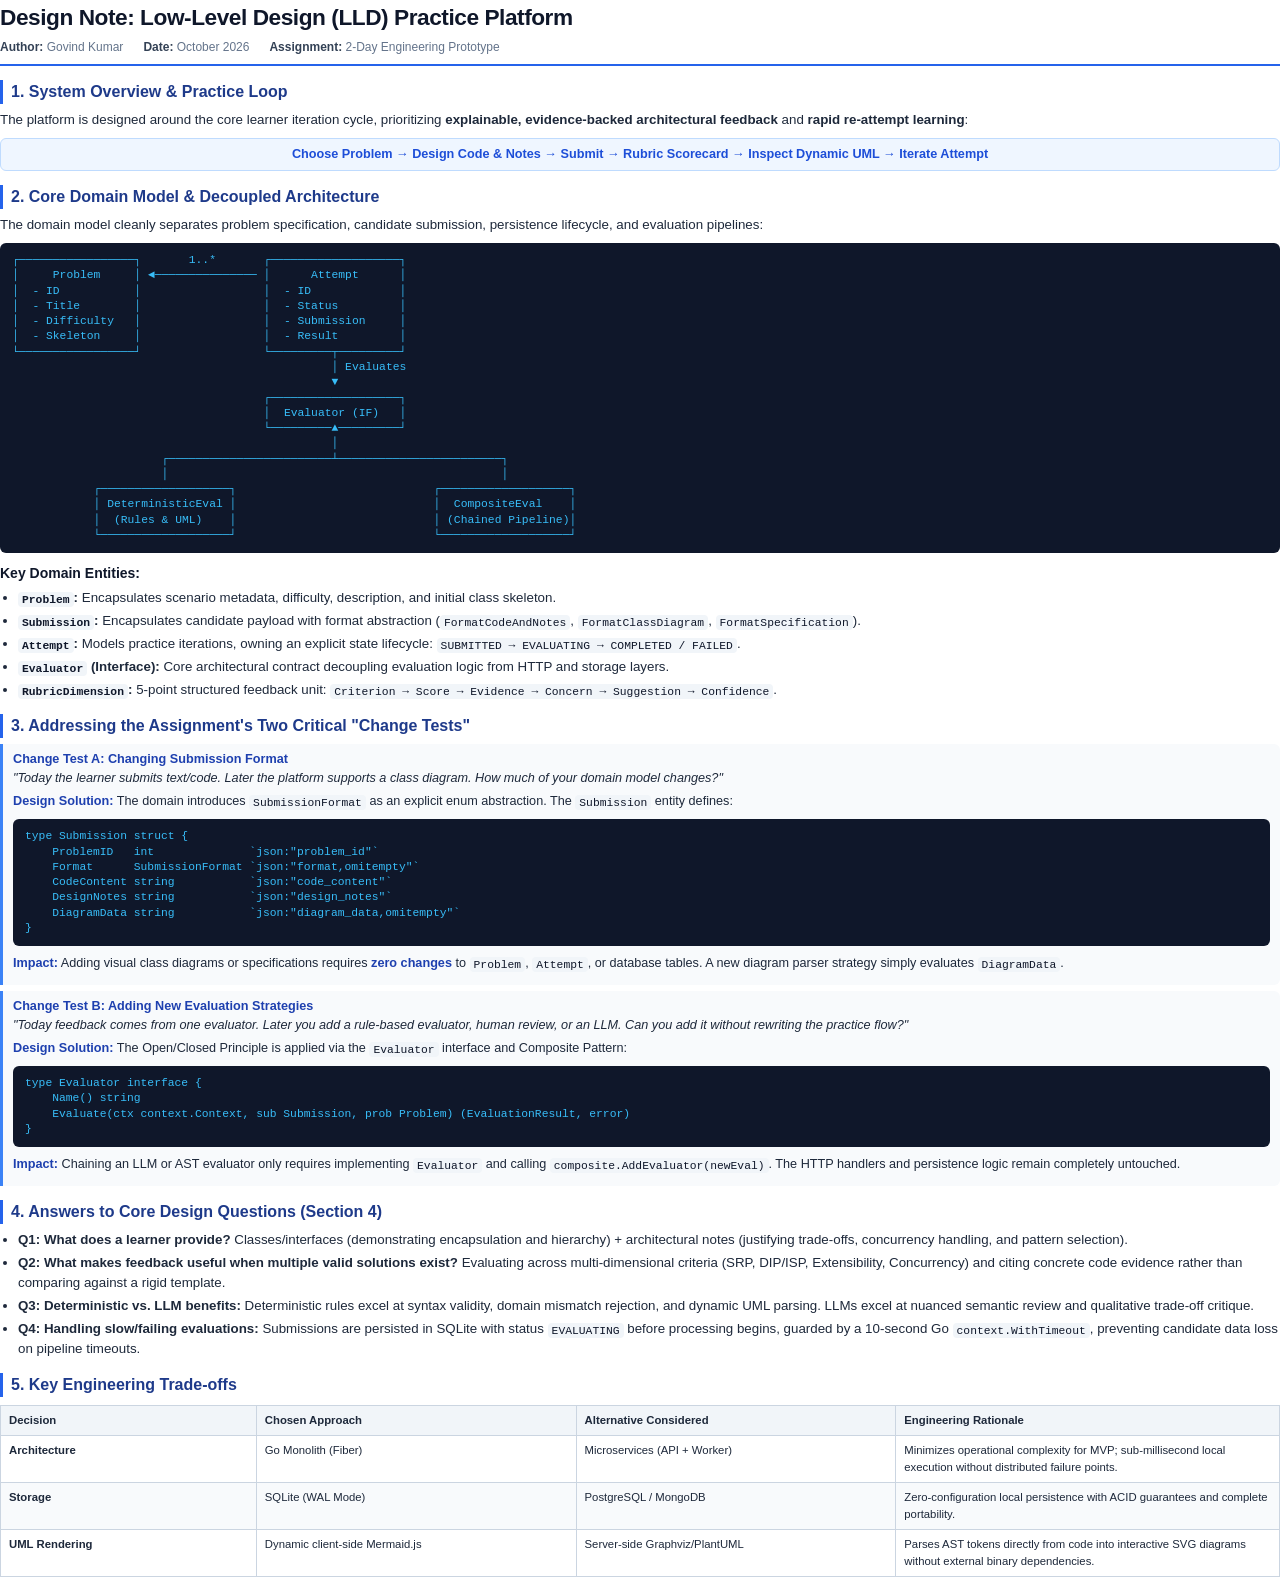
<file: docs/design_note.html>
<!DOCTYPE html>
<html lang="en">
<head>
<meta charset="UTF-8">
<title>Design Note: Low-Level Design Practice Platform</title>
<style>
  @page {
    size: A4;
    margin: 16mm 18mm;
  }
  body {
    font-family: -apple-system, BlinkMacSystemFont, "Segoe UI", Roboto, Helvetica, Arial, sans-serif;
    color: #1e293b;
    line-height: 1.5;
    font-size: 10pt;
    margin: 0;
    padding: 0;
  }
  .header {
    border-bottom: 2.5px solid #2563eb;
    padding-bottom: 8px;
    margin-bottom: 14px;
  }
  h1 {
    font-size: 17pt;
    color: #0f172a;
    margin: 0 0 4px 0;
    letter-spacing: -0.02em;
    font-weight: 800;
  }
  .meta {
    font-size: 9pt;
    color: #64748b;
    display: flex;
    gap: 20px;
  }
  .meta strong { color: #334155; }
  h2 {
    font-size: 12pt;
    color: #1e3a8a;
    border-left: 3.5px solid #2563eb;
    padding-left: 8px;
    margin: 14px 0 6px 0;
    font-weight: 700;
  }
  h3 {
    font-size: 10.5pt;
    color: #0f172a;
    margin: 10px 0 4px 0;
    font-weight: 700;
  }
  p {
    margin: 0 0 6px 0;
  }
  ul {
    margin: 0 0 8px 0;
    padding-left: 18px;
  }
  li {
    margin-bottom: 3px;
  }
  pre, code {
    font-family: ui-monospace, SFMono-Regular, Menlo, Monaco, Consolas, monospace;
    font-size: 8.5pt;
  }
  pre {
    background-color: #0f172a;
    color: #38bdf8;
    padding: 10px 12px;
    border-radius: 6px;
    overflow-x: auto;
    margin: 8px 0;
    line-height: 1.35;
  }
  code {
    background-color: #f1f5f9;
    color: #0f172a;
    padding: 1.5px 4px;
    border-radius: 4px;
  }
  table {
    width: 100%;
    border-collapse: collapse;
    margin: 8px 0 12px 0;
    font-size: 8.5pt;
  }
  th, td {
    border: 1px solid #cbd5e1;
    padding: 6px 8px;
    text-align: left;
    vertical-align: top;
  }
  th {
    background-color: #f1f5f9;
    font-weight: 700;
    color: #1e293b;
  }
  tr:nth-child(even) td {
    background-color: #f8fafc;
  }
  .flow-box {
    background-color: #eff6ff;
    border: 1px solid #bfdbfe;
    border-radius: 6px;
    padding: 6px 12px;
    margin: 8px 0;
    font-weight: 600;
    color: #1d4ed8;
    text-align: center;
    font-size: 9.5pt;
  }
  .highlight-card {
    background-color: #f8fafc;
    border-left: 3px solid #3b82f6;
    padding: 6px 10px;
    margin: 6px 0;
    border-radius: 0 6px 6px 0;
    font-size: 9.5pt;
  }
  .highlight-card strong { color: #1e40af; }
  .badge {
    display: inline-block;
    padding: 2px 7px;
    font-size: 8pt;
    font-weight: 700;
    border-radius: 4px;
    background: #dbeafe;
    color: #1e40af;
  }
  .page-break { page-break-before: always; }
</style>
</head>
<body>

<div class="header">
  <h1>Design Note: Low-Level Design (LLD) Practice Platform</h1>
  <div class="meta">
    <span><strong>Author:</strong> Govind Kumar</span>
    <span><strong>Date:</strong> October 2026</span>
    <span><strong>Assignment:</strong> 2-Day Engineering Prototype</span>
  </div>
</div>

<h2>1. System Overview & Practice Loop</h2>
<p>
  The platform is designed around the core learner iteration cycle, prioritizing <strong>explainable, evidence-backed architectural feedback</strong> and <strong>rapid re-attempt learning</strong>:
</p>
<div class="flow-box">
  Choose Problem &rarr; Design Code &amp; Notes &rarr; Submit &rarr; Rubric Scorecard &rarr; Inspect Dynamic UML &rarr; Iterate Attempt
</div>

<h2>2. Core Domain Model & Decoupled Architecture</h2>
<p>The domain model cleanly separates problem specification, candidate submission, persistence lifecycle, and evaluation pipelines:</p>

<pre>
┌─────────────────┐       1..*       ┌───────────────────┐
│     Problem     │ ◄─────────────── │      Attempt      │
│  - ID           │                  │  - ID             │
│  - Title        │                  │  - Status         │
│  - Difficulty   │                  │  - Submission     │
│  - Skeleton     │                  │  - Result         │
└─────────────────┘                  └─────────┬─────────┘
                                               │ Evaluates
                                               ▼
                                     ┌───────────────────┐
                                     │  Evaluator (IF)   │
                                     └─────────▲─────────┘
                                               │
                      ┌────────────────────────┴────────────────────────┐
                      │                                                 │
            ┌───────────────────┐                             ┌───────────────────┐
            │ DeterministicEval │                             │  CompositeEval    │
            │  (Rules & UML)    │                             │ (Chained Pipeline)│
            └───────────────────┘                             └───────────────────┘
</pre>

<h3>Key Domain Entities:</h3>
<ul>
  <li><strong><code>Problem</code>:</strong> Encapsulates scenario metadata, difficulty, description, and initial class skeleton.</li>
  <li><strong><code>Submission</code>:</strong> Encapsulates candidate payload with format abstraction (<code>FormatCodeAndNotes</code>, <code>FormatClassDiagram</code>, <code>FormatSpecification</code>).</li>
  <li><strong><code>Attempt</code>:</strong> Models practice iterations, owning an explicit state lifecycle: <code>SUBMITTED &rarr; EVALUATING &rarr; COMPLETED / FAILED</code>.</li>
  <li><strong><code>Evaluator</code> (Interface):</strong> Core architectural contract decoupling evaluation logic from HTTP and storage layers.</li>
  <li><strong><code>RubricDimension</code>:</strong> 5-point structured feedback unit: <code>Criterion &rarr; Score &rarr; Evidence &rarr; Concern &rarr; Suggestion &rarr; Confidence</code>.</li>
</ul>

<div class="page-break"></div>

<h2>3. Addressing the Assignment's Two Critical "Change Tests"</h2>

<div class="highlight-card">
  <strong>Change Test A: Changing Submission Format</strong><br/>
  <em>"Today the learner submits text/code. Later the platform supports a class diagram. How much of your domain model changes?"</em>
  <p style="margin-top: 4px;">
    <strong>Design Solution:</strong> The domain introduces <code>SubmissionFormat</code> as an explicit enum abstraction. The <code>Submission</code> entity defines:
  </p>
<pre>
type Submission struct {
    ProblemID   int              `json:"problem_id"`
    Format      SubmissionFormat `json:"format,omitempty"`
    CodeContent string           `json:"code_content"`
    DesignNotes string           `json:"design_notes"`
    DiagramData string           `json:"diagram_data,omitempty"`
}
</pre>
  <p>
    <strong>Impact:</strong> Adding visual class diagrams or specifications requires <strong>zero changes</strong> to <code>Problem</code>, <code>Attempt</code>, or database tables. A new diagram parser strategy simply evaluates <code>DiagramData</code>.
  </p>
</div>

<div class="highlight-card">
  <strong>Change Test B: Adding New Evaluation Strategies</strong><br/>
  <em>"Today feedback comes from one evaluator. Later you add a rule-based evaluator, human review, or an LLM. Can you add it without rewriting the practice flow?"</em>
  <p style="margin-top: 4px;">
    <strong>Design Solution:</strong> The Open/Closed Principle is applied via the <code>Evaluator</code> interface and Composite Pattern:
  </p>
<pre>
type Evaluator interface {
    Name() string
    Evaluate(ctx context.Context, sub Submission, prob Problem) (EvaluationResult, error)
}
</pre>
  <p>
    <strong>Impact:</strong> Chaining an LLM or AST evaluator only requires implementing <code>Evaluator</code> and calling <code>composite.AddEvaluator(newEval)</code>. The HTTP handlers and persistence logic remain completely untouched.
  </p>
</div>

<h2>4. Answers to Core Design Questions (Section 4)</h2>
<ul>
  <li><strong>Q1: What does a learner provide?</strong> Classes/interfaces (demonstrating encapsulation and hierarchy) + architectural notes (justifying trade-offs, concurrency handling, and pattern selection).</li>
  <li><strong>Q2: What makes feedback useful when multiple valid solutions exist?</strong> Evaluating across multi-dimensional criteria (SRP, DIP/ISP, Extensibility, Concurrency) and citing concrete code evidence rather than comparing against a rigid template.</li>
  <li><strong>Q3: Deterministic vs. LLM benefits:</strong> Deterministic rules excel at syntax validity, domain mismatch rejection, and dynamic UML parsing. LLMs excel at nuanced semantic review and qualitative trade-off critique.</li>
  <li><strong>Q4: Handling slow/failing evaluations:</strong> Submissions are persisted in SQLite with status <code>EVALUATING</code> before processing begins, guarded by a 10-second Go <code>context.WithTimeout</code>, preventing candidate data loss on pipeline timeouts.</li>
</ul>

<h2>5. Key Engineering Trade-offs</h2>
<table>
  <thead>
    <tr>
      <th style="width: 20%;">Decision</th>
      <th style="width: 25%;">Chosen Approach</th>
      <th style="width: 25%;">Alternative Considered</th>
      <th style="width: 30%;">Engineering Rationale</th>
    </tr>
  </thead>
  <tbody>
    <tr>
      <td><strong>Architecture</strong></td>
      <td>Go Monolith (Fiber)</td>
      <td>Microservices (API + Worker)</td>
      <td>Minimizes operational complexity for MVP; sub-millisecond local execution without distributed failure points.</td>
    </tr>
    <tr>
      <td><strong>Storage</strong></td>
      <td>SQLite (WAL Mode)</td>
      <td>PostgreSQL / MongoDB</td>
      <td>Zero-configuration local persistence with ACID guarantees and complete portability.</td>
    </tr>
    <tr>
      <td><strong>UML Rendering</strong></td>
      <td>Dynamic client-side Mermaid.js</td>
      <td>Server-side Graphviz/PlantUML</td>
      <td>Parses AST tokens directly from code into interactive SVG diagrams without external binary dependencies.</td>
    </tr>
  </tbody>
</table>

</body>
</html>
</file>
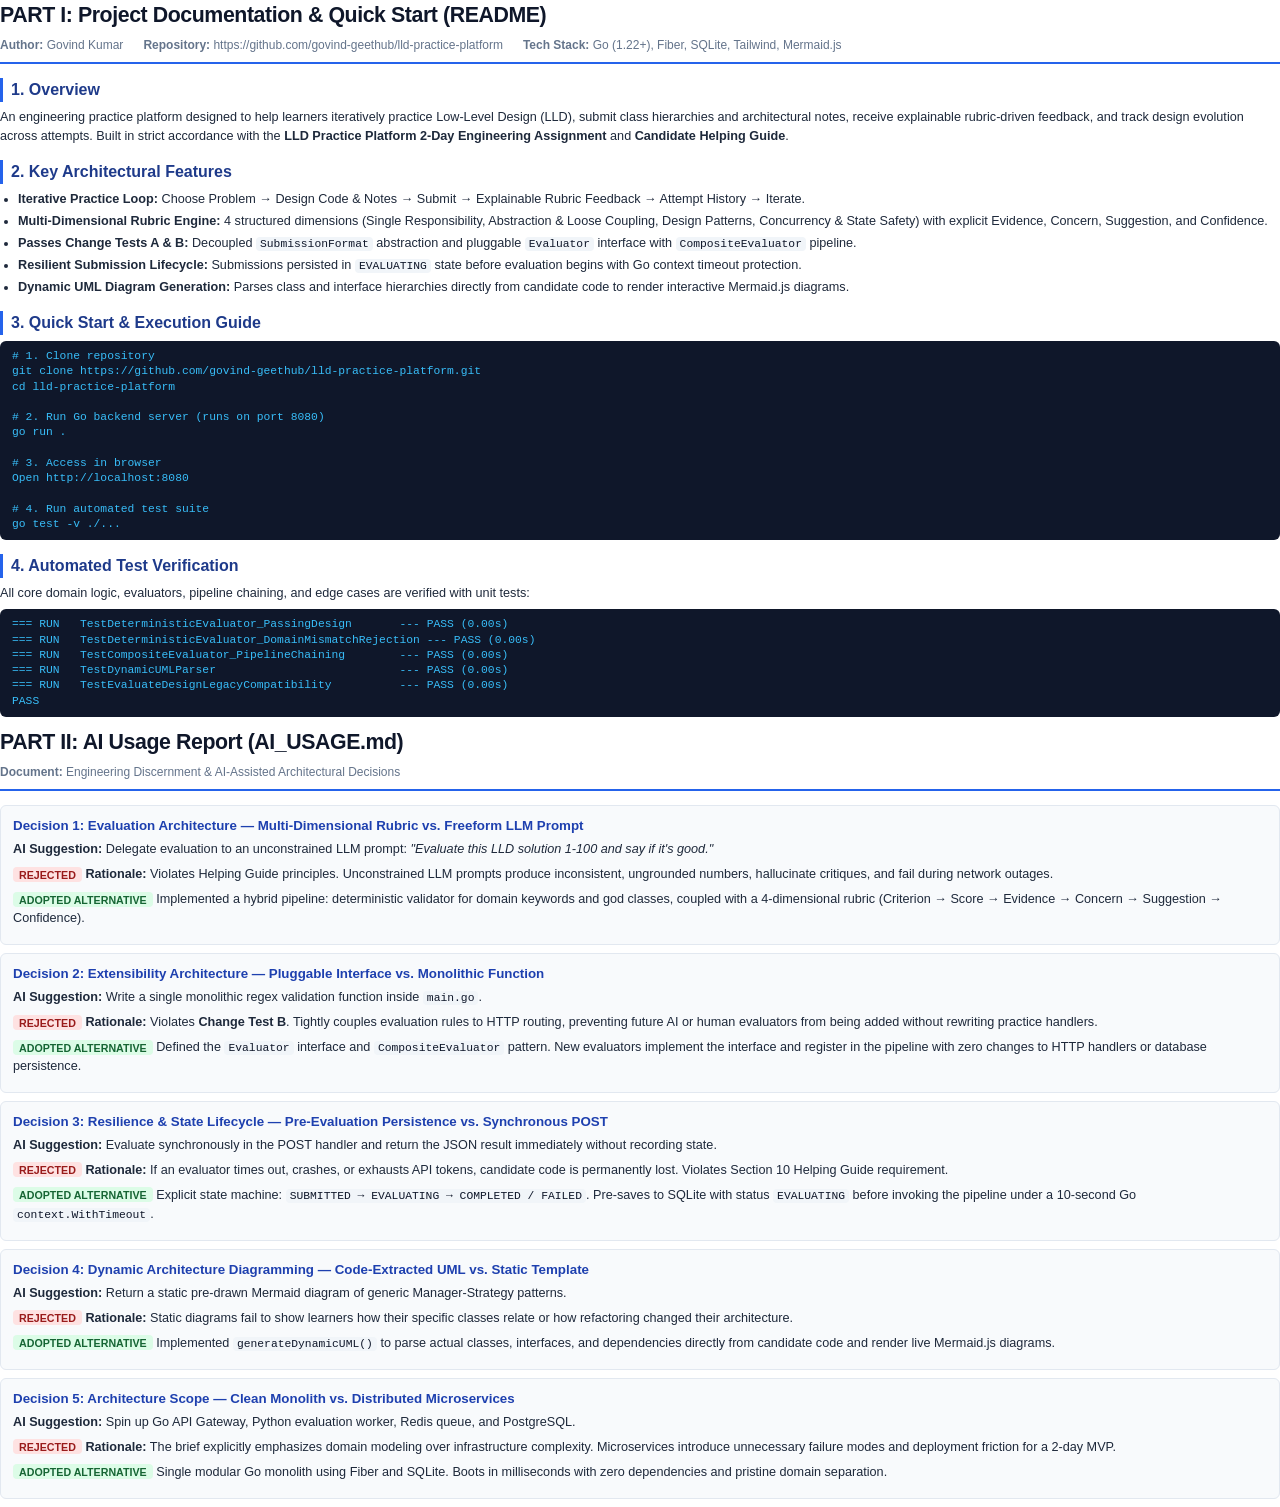
<file: docs/readme_ai_usage.html>
<!DOCTYPE html>
<html lang="en">
<head>
<meta charset="UTF-8">
<title>README & AI Usage Report - LLD Practice Platform</title>
<style>
  @page {
    size: A4;
    margin: 16mm 18mm;
  }
  body {
    font-family: -apple-system, BlinkMacSystemFont, "Segoe UI", Roboto, Helvetica, Arial, sans-serif;
    color: #1e293b;
    line-height: 1.5;
    font-size: 9.5pt;
    margin: 0;
    padding: 0;
  }
  .header {
    border-bottom: 2.5px solid #2563eb;
    padding-bottom: 8px;
    margin-bottom: 14px;
  }
  h1 {
    font-size: 16pt;
    color: #0f172a;
    margin: 0 0 4px 0;
    letter-spacing: -0.02em;
    font-weight: 800;
  }
  .meta {
    font-size: 9pt;
    color: #64748b;
    display: flex;
    gap: 20px;
  }
  h2 {
    font-size: 12pt;
    color: #1e3a8a;
    border-left: 3.5px solid #2563eb;
    padding-left: 8px;
    margin: 14px 0 6px 0;
    font-weight: 700;
  }
  h3 {
    font-size: 10.5pt;
    color: #0f172a;
    margin: 10px 0 4px 0;
    font-weight: 700;
  }
  p { margin: 0 0 6px 0; }
  ul { margin: 0 0 8px 0; padding-left: 18px; }
  li { margin-bottom: 3px; }
  pre, code {
    font-family: ui-monospace, SFMono-Regular, Menlo, Monaco, Consolas, monospace;
    font-size: 8.5pt;
  }
  pre {
    background-color: #0f172a;
    color: #38bdf8;
    padding: 8px 12px;
    border-radius: 6px;
    overflow-x: auto;
    margin: 6px 0 10px 0;
    line-height: 1.35;
  }
  code {
    background-color: #f1f5f9;
    color: #0f172a;
    padding: 1px 4px;
    border-radius: 4px;
  }
  .card {
    background-color: #f8fafc;
    border: 1px solid #e2e8f0;
    border-radius: 6px;
    padding: 10px 12px;
    margin: 8px 0;
  }
  .card-title {
    font-weight: 700;
    color: #1e40af;
    margin-bottom: 4px;
    font-size: 10pt;
  }
  .badge-rejected {
    background: #fee2e2;
    color: #991b1b;
    font-weight: 700;
    font-size: 8pt;
    padding: 1.5px 6px;
    border-radius: 4px;
  }
  .badge-accepted {
    background: #dcfce7;
    color: #166534;
    font-weight: 700;
    font-size: 8pt;
    padding: 1.5px 6px;
    border-radius: 4px;
  }
  .page-break { page-break-before: always; }
</style>
</head>
<body>

<div class="header">
  <h1>PART I: Project Documentation & Quick Start (README)</h1>
  <div class="meta">
    <span><strong>Author:</strong> Govind Kumar</span>
    <span><strong>Repository:</strong> https://github.com/govind-geethub/lld-practice-platform</span>
    <span><strong>Tech Stack:</strong> Go (1.22+), Fiber, SQLite, Tailwind, Mermaid.js</span>
  </div>
</div>

<h2>1. Overview</h2>
<p>
  An engineering practice platform designed to help learners iteratively practice Low-Level Design (LLD), submit class hierarchies and architectural notes, receive explainable rubric-driven feedback, and track design evolution across attempts. Built in strict accordance with the <strong>LLD Practice Platform 2-Day Engineering Assignment</strong> and <strong>Candidate Helping Guide</strong>.
</p>

<h2>2. Key Architectural Features</h2>
<ul>
  <li><strong>Iterative Practice Loop:</strong> Choose Problem &rarr; Design Code &amp; Notes &rarr; Submit &rarr; Explainable Rubric Feedback &rarr; Attempt History &rarr; Iterate.</li>
  <li><strong>Multi-Dimensional Rubric Engine:</strong> 4 structured dimensions (Single Responsibility, Abstraction & Loose Coupling, Design Patterns, Concurrency & State Safety) with explicit Evidence, Concern, Suggestion, and Confidence.</li>
  <li><strong>Passes Change Tests A & B:</strong> Decoupled <code>SubmissionFormat</code> abstraction and pluggable <code>Evaluator</code> interface with <code>CompositeEvaluator</code> pipeline.</li>
  <li><strong>Resilient Submission Lifecycle:</strong> Submissions persisted in <code>EVALUATING</code> state before evaluation begins with Go context timeout protection.</li>
  <li><strong>Dynamic UML Diagram Generation:</strong> Parses class and interface hierarchies directly from candidate code to render interactive Mermaid.js diagrams.</li>
</ul>

<h2>3. Quick Start & Execution Guide</h2>
<pre>
# 1. Clone repository
git clone https://github.com/govind-geethub/lld-practice-platform.git
cd lld-practice-platform

# 2. Run Go backend server (runs on port 8080)
go run .

# 3. Access in browser
Open http://localhost:8080

# 4. Run automated test suite
go test -v ./...
</pre>

<h2>4. Automated Test Verification</h2>
<p>All core domain logic, evaluators, pipeline chaining, and edge cases are verified with unit tests:</p>
<pre>
=== RUN   TestDeterministicEvaluator_PassingDesign       --- PASS (0.00s)
=== RUN   TestDeterministicEvaluator_DomainMismatchRejection --- PASS (0.00s)
=== RUN   TestCompositeEvaluator_PipelineChaining        --- PASS (0.00s)
=== RUN   TestDynamicUMLParser                           --- PASS (0.00s)
=== RUN   TestEvaluateDesignLegacyCompatibility          --- PASS (0.00s)
PASS
</pre>

<div class="page-break"></div>

<div class="header">
  <h1>PART II: AI Usage Report (AI_USAGE.md)</h1>
  <div class="meta">
    <span><strong>Document:</strong> Engineering Discernment & AI-Assisted Architectural Decisions</span>
  </div>
</div>

<div class="card">
  <div class="card-title">Decision 1: Evaluation Architecture — Multi-Dimensional Rubric vs. Freeform LLM Prompt</div>
  <p><strong>AI Suggestion:</strong> Delegate evaluation to an unconstrained LLM prompt: <em>"Evaluate this LLD solution 1-100 and say if it's good."</em></p>
  <p><span class="badge-rejected">REJECTED</span> <strong>Rationale:</strong> Violates Helping Guide principles. Unconstrained LLM prompts produce inconsistent, ungrounded numbers, hallucinate critiques, and fail during network outages.</p>
  <p><span class="badge-accepted">ADOPTED ALTERNATIVE</span> Implemented a hybrid pipeline: deterministic validator for domain keywords and god classes, coupled with a 4-dimensional rubric (Criterion &rarr; Score &rarr; Evidence &rarr; Concern &rarr; Suggestion &rarr; Confidence).</p>
</div>

<div class="card">
  <div class="card-title">Decision 2: Extensibility Architecture — Pluggable Interface vs. Monolithic Function</div>
  <p><strong>AI Suggestion:</strong> Write a single monolithic regex validation function inside <code>main.go</code>.</p>
  <p><span class="badge-rejected">REJECTED</span> <strong>Rationale:</strong> Violates <strong>Change Test B</strong>. Tightly couples evaluation rules to HTTP routing, preventing future AI or human evaluators from being added without rewriting practice handlers.</p>
  <p><span class="badge-accepted">ADOPTED ALTERNATIVE</span> Defined the <code>Evaluator</code> interface and <code>CompositeEvaluator</code> pattern. New evaluators implement the interface and register in the pipeline with zero changes to HTTP handlers or database persistence.</p>
</div>

<div class="card">
  <div class="card-title">Decision 3: Resilience & State Lifecycle — Pre-Evaluation Persistence vs. Synchronous POST</div>
  <p><strong>AI Suggestion:</strong> Evaluate synchronously in the POST handler and return the JSON result immediately without recording state.</p>
  <p><span class="badge-rejected">REJECTED</span> <strong>Rationale:</strong> If an evaluator times out, crashes, or exhausts API tokens, candidate code is permanently lost. Violates Section 10 Helping Guide requirement.</p>
  <p><span class="badge-accepted">ADOPTED ALTERNATIVE</span> Explicit state machine: <code>SUBMITTED &rarr; EVALUATING &rarr; COMPLETED / FAILED</code>. Pre-saves to SQLite with status <code>EVALUATING</code> before invoking the pipeline under a 10-second Go <code>context.WithTimeout</code>.</p>
</div>

<div class="card">
  <div class="card-title">Decision 4: Dynamic Architecture Diagramming — Code-Extracted UML vs. Static Template</div>
  <p><strong>AI Suggestion:</strong> Return a static pre-drawn Mermaid diagram of generic Manager-Strategy patterns.</p>
  <p><span class="badge-rejected">REJECTED</span> <strong>Rationale:</strong> Static diagrams fail to show learners how their specific classes relate or how refactoring changed their architecture.</p>
  <p><span class="badge-accepted">ADOPTED ALTERNATIVE</span> Implemented <code>generateDynamicUML()</code> to parse actual classes, interfaces, and dependencies directly from candidate code and render live Mermaid.js diagrams.</p>
</div>

<div class="card">
  <div class="card-title">Decision 5: Architecture Scope — Clean Monolith vs. Distributed Microservices</div>
  <p><strong>AI Suggestion:</strong> Spin up Go API Gateway, Python evaluation worker, Redis queue, and PostgreSQL.</p>
  <p><span class="badge-rejected">REJECTED</span> <strong>Rationale:</strong> The brief explicitly emphasizes domain modeling over infrastructure complexity. Microservices introduce unnecessary failure modes and deployment friction for a 2-day MVP.</p>
  <p><span class="badge-accepted">ADOPTED ALTERNATIVE</span> Single modular Go monolith using Fiber and SQLite. Boots in milliseconds with zero dependencies and pristine domain separation.</p>
</div>

</body>
</html>
</file>
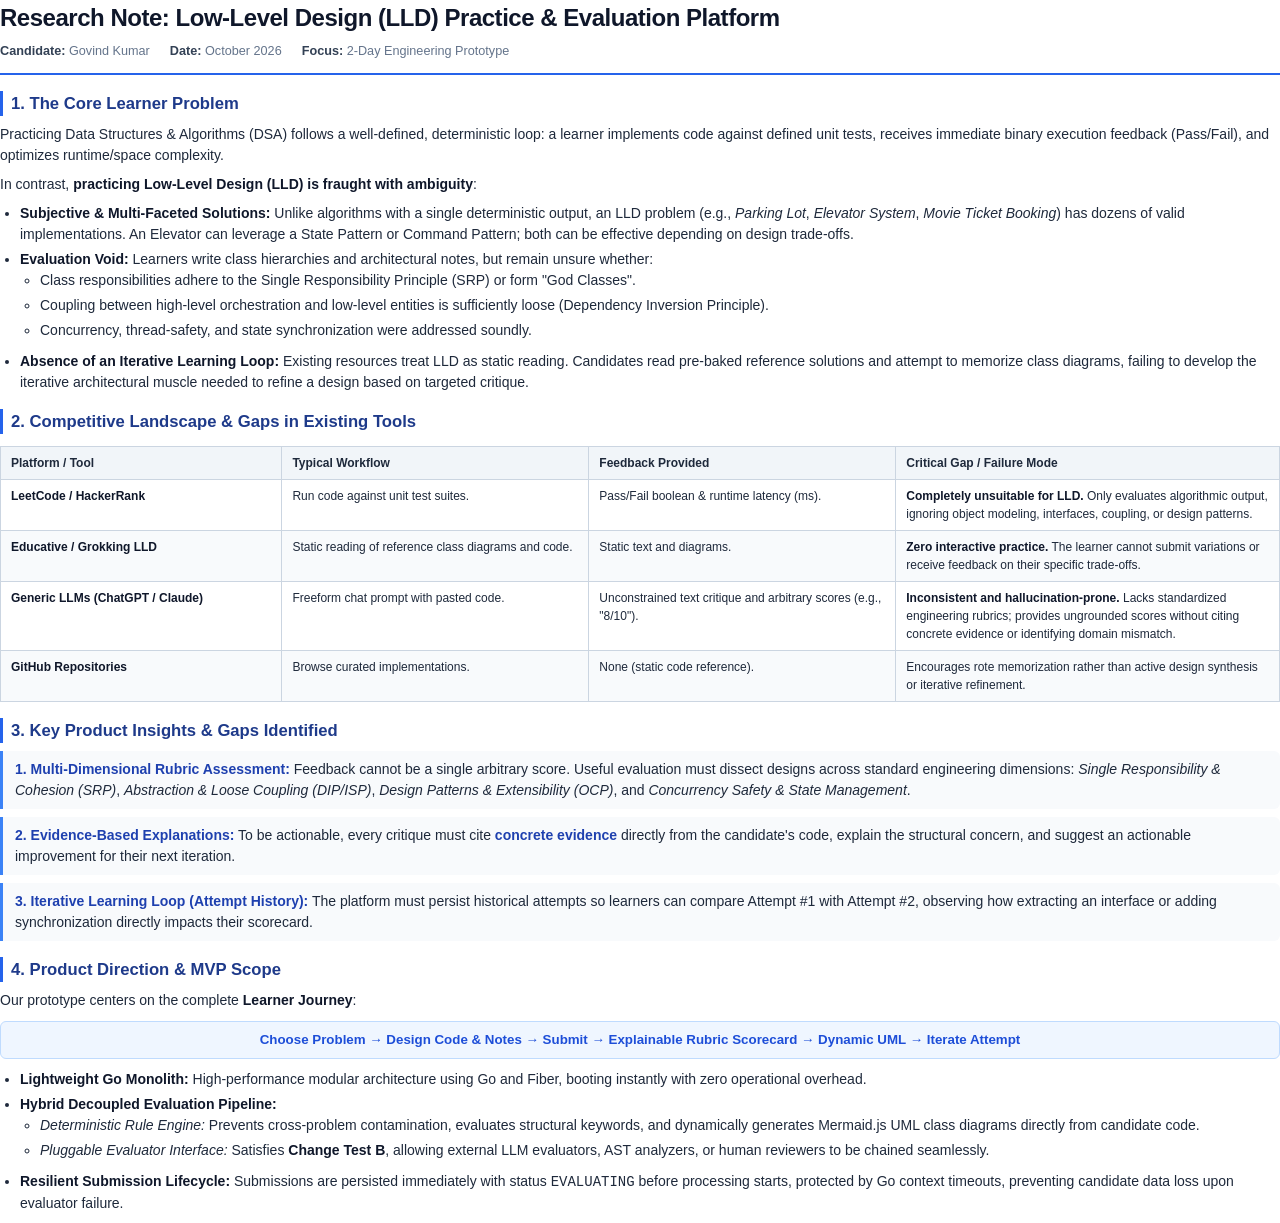
<file: docs/research_note.html>
<!DOCTYPE html>
<html lang="en">
<head>
<meta charset="UTF-8">
<title>Research Note: Low-Level Design Practice Platform</title>
<style>
  @page {
    size: A4;
    margin: 16mm 18mm;
  }
  body {
    font-family: -apple-system, BlinkMacSystemFont, "Segoe UI", Roboto, Helvetica, Arial, sans-serif;
    color: #1e293b;
    line-height: 1.5;
    font-size: 10.5pt;
    margin: 0;
    padding: 0;
  }
  .header {
    border-bottom: 2.5px solid #2563eb;
    padding-bottom: 8px;
    margin-bottom: 16px;
  }
  h1 {
    font-size: 18pt;
    color: #0f172a;
    margin: 0 0 6px 0;
    letter-spacing: -0.02em;
    font-weight: 800;
  }
  .meta {
    font-size: 9.5pt;
    color: #64748b;
    display: flex;
    gap: 20px;
    margin-bottom: 4px;
  }
  .meta strong { color: #334155; }
  h2 {
    font-size: 12.5pt;
    color: #1e3a8a;
    border-left: 3.5px solid #2563eb;
    padding-left: 8px;
    margin: 16px 0 8px 0;
    font-weight: 700;
  }
  p {
    margin: 0 0 8px 0;
  }
  ul, ol {
    margin: 0 0 10px 0;
    padding-left: 20px;
  }
  li {
    margin-bottom: 4px;
  }
  table {
    width: 100%;
    border-collapse: collapse;
    margin: 12px 0 14px 0;
    font-size: 9pt;
  }
  th, td {
    border: 1px solid #cbd5e1;
    padding: 7px 10px;
    text-align: left;
    vertical-align: top;
  }
  th {
    background-color: #f1f5f9;
    font-weight: 700;
    color: #1e293b;
  }
  tr:nth-child(even) td {
    background-color: #f8fafc;
  }
  .flow-box {
    background-color: #eff6ff;
    border: 1px solid #bfdbfe;
    border-radius: 6px;
    padding: 8px 14px;
    margin: 10px 0;
    font-weight: 600;
    color: #1d4ed8;
    text-align: center;
    font-size: 10pt;
  }
  .highlight-card {
    background-color: #f8fafc;
    border-left: 3px solid #3b82f6;
    padding: 8px 12px;
    margin: 8px 0;
    border-radius: 0 6px 6px 0;
  }
  .highlight-card strong { color: #1e40af; }
  strong { color: #0f172a; }
  .page-break { page-break-before: always; }
</style>
</head>
<body>

<div class="header">
  <h1>Research Note: Low-Level Design (LLD) Practice & Evaluation Platform</h1>
  <div class="meta">
    <span><strong>Candidate:</strong> Govind Kumar</span>
    <span><strong>Date:</strong> October 2026</span>
    <span><strong>Focus:</strong> 2-Day Engineering Prototype</span>
  </div>
</div>

<h2>1. The Core Learner Problem</h2>
<p>
  Practicing Data Structures & Algorithms (DSA) follows a well-defined, deterministic loop: a learner implements code against defined unit tests, receives immediate binary execution feedback (Pass/Fail), and optimizes runtime/space complexity.
</p>
<p>
  In contrast, <strong>practicing Low-Level Design (LLD) is fraught with ambiguity</strong>:
</p>
<ul>
  <li><strong>Subjective & Multi-Faceted Solutions:</strong> Unlike algorithms with a single deterministic output, an LLD problem (e.g., <em>Parking Lot</em>, <em>Elevator System</em>, <em>Movie Ticket Booking</em>) has dozens of valid implementations. An Elevator can leverage a State Pattern or Command Pattern; both can be effective depending on design trade-offs.</li>
  <li><strong>Evaluation Void:</strong> Learners write class hierarchies and architectural notes, but remain unsure whether:
    <ul>
      <li>Class responsibilities adhere to the Single Responsibility Principle (SRP) or form "God Classes".</li>
      <li>Coupling between high-level orchestration and low-level entities is sufficiently loose (Dependency Inversion Principle).</li>
      <li>Concurrency, thread-safety, and state synchronization were addressed soundly.</li>
    </ul>
  </li>
  <li><strong>Absence of an Iterative Learning Loop:</strong> Existing resources treat LLD as static reading. Candidates read pre-baked reference solutions and attempt to memorize class diagrams, failing to develop the iterative architectural muscle needed to refine a design based on targeted critique.</li>
</ul>

<h2>2. Competitive Landscape & Gaps in Existing Tools</h2>
<table>
  <thead>
    <tr>
      <th style="width: 22%;">Platform / Tool</th>
      <th style="width: 24%;">Typical Workflow</th>
      <th style="width: 24%;">Feedback Provided</th>
      <th style="width: 30%;">Critical Gap / Failure Mode</th>
    </tr>
  </thead>
  <tbody>
    <tr>
      <td><strong>LeetCode / HackerRank</strong></td>
      <td>Run code against unit test suites.</td>
      <td>Pass/Fail boolean & runtime latency (ms).</td>
      <td><strong>Completely unsuitable for LLD.</strong> Only evaluates algorithmic output, ignoring object modeling, interfaces, coupling, or design patterns.</td>
    </tr>
    <tr>
      <td><strong>Educative / Grokking LLD</strong></td>
      <td>Static reading of reference class diagrams and code.</td>
      <td>Static text and diagrams.</td>
      <td><strong>Zero interactive practice.</strong> The learner cannot submit variations or receive feedback on their specific trade-offs.</td>
    </tr>
    <tr>
      <td><strong>Generic LLMs (ChatGPT / Claude)</strong></td>
      <td>Freeform chat prompt with pasted code.</td>
      <td>Unconstrained text critique and arbitrary scores (e.g., "8/10").</td>
      <td><strong>Inconsistent and hallucination-prone.</strong> Lacks standardized engineering rubrics; provides ungrounded scores without citing concrete evidence or identifying domain mismatch.</td>
    </tr>
    <tr>
      <td><strong>GitHub Repositories</strong></td>
      <td>Browse curated implementations.</td>
      <td>None (static code reference).</td>
      <td>Encourages rote memorization rather than active design synthesis or iterative refinement.</td>
    </tr>
  </tbody>
</table>

<h2>3. Key Product Insights & Gaps Identified</h2>
<div class="highlight-card">
  <strong>1. Multi-Dimensional Rubric Assessment:</strong> Feedback cannot be a single arbitrary score. Useful evaluation must dissect designs across standard engineering dimensions: <em>Single Responsibility & Cohesion (SRP)</em>, <em>Abstraction & Loose Coupling (DIP/ISP)</em>, <em>Design Patterns & Extensibility (OCP)</em>, and <em>Concurrency Safety & State Management</em>.
</div>
<div class="highlight-card">
  <strong>2. Evidence-Based Explanations:</strong> To be actionable, every critique must cite <strong>concrete evidence</strong> directly from the candidate's code, explain the structural concern, and suggest an actionable improvement for their next iteration.
</div>
<div class="highlight-card">
  <strong>3. Iterative Learning Loop (Attempt History):</strong> The platform must persist historical attempts so learners can compare Attempt #1 with Attempt #2, observing how extracting an interface or adding synchronization directly impacts their scorecard.
</div>

<h2>4. Product Direction & MVP Scope</h2>
<p>Our prototype centers on the complete <strong>Learner Journey</strong>:</p>
<div class="flow-box">
  Choose Problem &rarr; Design Code &amp; Notes &rarr; Submit &rarr; Explainable Rubric Scorecard &rarr; Dynamic UML &rarr; Iterate Attempt
</div>

<ul>
  <li><strong>Lightweight Go Monolith:</strong> High-performance modular architecture using Go and Fiber, booting instantly with zero operational overhead.</li>
  <li><strong>Hybrid Decoupled Evaluation Pipeline:</strong>
    <ul>
      <li><em>Deterministic Rule Engine:</em> Prevents cross-problem contamination, evaluates structural keywords, and dynamically generates Mermaid.js UML class diagrams directly from candidate code.</li>
      <li><em>Pluggable Evaluator Interface:</em> Satisfies <strong>Change Test B</strong>, allowing external LLM evaluators, AST analyzers, or human reviewers to be chained seamlessly.</li>
    </ul>
  </li>
  <li><strong>Resilient Submission Lifecycle:</strong> Submissions are persisted immediately with status <code>EVALUATING</code> before processing starts, protected by Go context timeouts, preventing candidate data loss upon evaluator failure.</li>
</ul>

</body>
</html>
</file>
